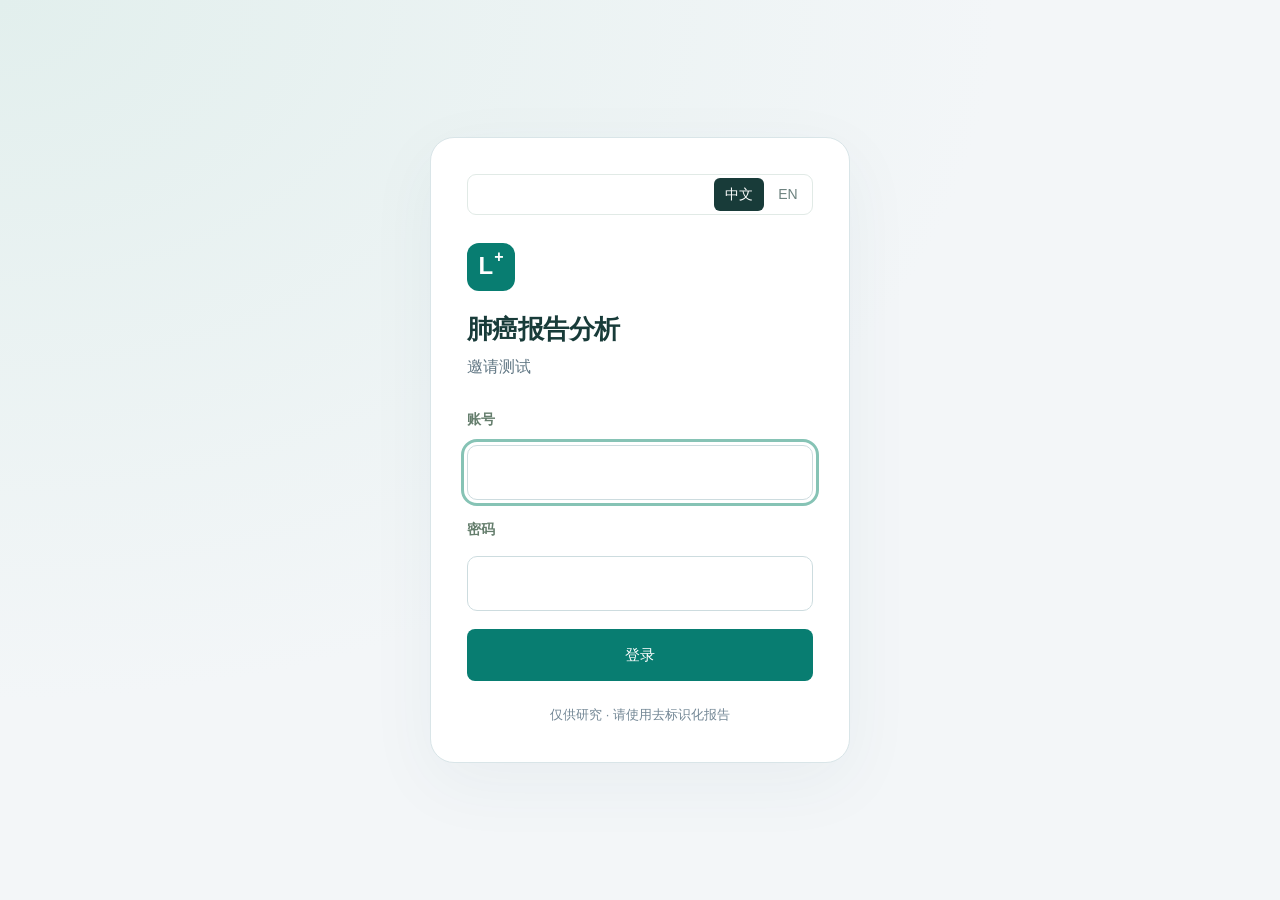
<file: static/login.html>
<!doctype html>
<html lang="zh-CN"><head><meta charset="utf-8"><meta name="viewport" content="width=device-width,initial-scale=1"><meta name="robots" content="noindex,nofollow"><title>肺癌报告分析 · 内部测试</title><link rel="stylesheet" href="/static/style.css"><link rel="stylesheet" href="/static/login.css"></head>
<body class="login-page"><main class="login-shell"><div class="language-switch"><button id="login-zh" type="button">中文</button><button id="login-en" type="button">EN</button></div><div class="brand-mark" aria-hidden="true">L<span>+</span></div><h1 id="login-title">肺癌报告分析</h1><p id="login-subtitle">邀请测试</p><form id="login-form"><label><span id="username-label">账号</span><input id="username" name="username" autocomplete="username" maxlength="80" required autofocus></label><label><span id="password-label">密码</span><input id="password" name="password" type="password" autocomplete="current-password" maxlength="200" required></label><p id="login-error" class="login-error" role="alert" aria-live="polite"></p><button id="login-submit" class="button primary full" type="submit">登录</button></form><p id="login-note" class="login-note">仅供研究 · 请使用去标识化报告</p></main><script src="/static/login.js"></script></body></html>
</file>
<file: static/style.css>
:root{--ink:#183b39;--muted:#6d827f;--teal:#087d71;--line:#e1eae6;--bg:#f3f7f5;--soft:#edf6f1;--amber:#92631a}*{box-sizing:border-box}html{scroll-behavior:smooth;scroll-padding-top:24px}body{margin:0;background:var(--bg);color:var(--ink);font:16px/1.6 -apple-system,BlinkMacSystemFont,"Segoe UI","Microsoft YaHei",sans-serif}button,input,textarea,select{font:inherit}button{cursor:pointer}button:disabled{opacity:.45;cursor:not-allowed}a{color:inherit;text-decoration:none}:focus-visible{outline:3px solid #86c3b5;outline-offset:3px}.hidden{display:none!important}.app-header{height:80px;padding:0 max(32px,calc((100vw - 1240px)/2));background:#fff;border-bottom:1px solid var(--line);display:flex;justify-content:space-between;align-items:center;gap:20px}.brand{display:flex;gap:12px;align-items:center;font-weight:650;font-size:18px}.brand-mark{display:flex;align-items:center;justify-content:center;width:39px;height:39px;background:var(--teal);color:#fff;border-radius:12px;font-size:24px;font-weight:600}.brand-mark span{font-size:16px;margin-left:1px;align-self:flex-start;line-height:1.7}.header-actions{display:flex;gap:16px;align-items:center}.language-switch{display:flex;border:1px solid var(--line);padding:3px;border-radius:9px;gap:3px}.language-switch button{border:0;background:transparent;border-radius:6px;color:var(--muted);padding:5px 11px;font-size:14px;min-width:42px}.language-switch button.selected{background:var(--ink);color:#fff}main{max-width:1240px;padding:0 0 20px;margin:0 auto}.page-heading{display:flex;justify-content:space-between;align-items:center;margin:32px 0 25px;gap:20px}h1{font-size:32px;font-weight:650;letter-spacing:-.7px;margin:0 0 7px;line-height:1.3}.page-heading p{margin:0;color:var(--muted);font-size:16px}h2{font-size:21px;font-weight:650;margin:0;line-height:1.4}h3{font-size:17px;font-weight:600;margin:0}.button{border:1px solid transparent;padding:10px 18px;border-radius:8px;font-size:15px;font-weight:550;transition:background .15s,border-color .15s;white-space:nowrap}.primary{background:var(--teal);color:white}.primary:hover:not(:disabled){background:#05695f}.secondary{background:white;border-color:#ccdcd4;color:#365f55}.secondary:hover:not(:disabled){background:#f2f8f4;border-color:#83afa0}.ghost{background:transparent;color:var(--muted)}.ghost:hover{background:#eaf2ed}.full{width:100%;padding:13px}.steps{display:flex;align-items:center;gap:22px;margin-bottom:24px;padding:0 2px;color:var(--muted)}.steps a{display:flex;gap:10px;align-items:center}.steps span{display:grid;place-items:center;width:27px;height:27px;background:#e3eee7;border-radius:50%;font-size:14px;color:#437960}.steps b{font-size:15px;font-weight:500}.steps i{font-style:normal;color:#afc3b7}.demo-banner{display:flex;align-items:center;justify-content:space-between;gap:16px;background:#fff2d9;border:1px solid #ecd4a4;color:#896022;padding:12px 18px;border-radius:9px;font-size:15px;margin-bottom:22px}.demo-banner button{border:0;background:none;color:inherit;text-decoration:underline;white-space:nowrap}.work-grid{display:grid;grid-template-columns:minmax(360px,.9fr) minmax(440px,1.1fr);gap:24px;align-items:stretch}.panel{background:#fff;border:1px solid var(--line);border-radius:14px;padding:26px}.panel-title{display:flex;justify-content:space-between;align-items:center;gap:16px;margin-bottom:23px}.badge{font-size:14px;padding:4px 10px;border-radius:6px;background:#eef3ef;color:#6d8975;white-space:nowrap}.badge.amber{background:#fff0d6;color:var(--amber)}.badge.green{background:#e1f3e8;color:#217f57}.input-row{display:grid;grid-template-columns:1fr 1.15fr;gap:15px;margin-bottom:20px}label>span{display:block;font-size:14px;margin-bottom:7px;color:#657e6d}input,select,textarea{border:1px solid #d5e2d8;border-radius:7px;padding:10px 12px;color:var(--ink);background:#fff;font-size:15px;max-width:100%}input::placeholder,textarea::placeholder{color:#93a999}label>input,label>select{width:100%}.input-tabs{display:flex;border-radius:8px;background:#f0f5f1;padding:4px;gap:4px;margin-bottom:14px}.input-tabs button{background:none;color:#7a927d;border:0;padding:8px 14px;border-radius:6px;flex:1;font-size:15px}.input-tabs button.selected{background:#fff;color:var(--teal);box-shadow:0 1px 5px #183b390b;font-weight:600}textarea{width:100%;resize:vertical;min-height:171px;line-height:1.8;background:#fcfefb}.text-actions{display:flex;justify-content:space-between;align-items:center;margin:9px 0 0;gap:15px}.text-actions>span{color:#8c9f8a;font-size:14px}.text-actions button{padding:7px 13px;font-size:14px}.report-list{display:grid;gap:8px;margin:18px 0}.empty-list{color:var(--muted);font-size:14px;margin:0 0 0 1px}.report-item{display:flex;align-items:center;gap:10px;background:#f7faf5;border:1px solid #e3ebde;padding:10px 12px;border-radius:8px}.report-item>div{flex:1;min-width:0}.report-item strong{font-size:14px;font-weight:500;display:block;white-space:nowrap;overflow:hidden;text-overflow:ellipsis;max-width:270px}.mod-tag{font-size:13px;background:#eaf3e6;color:#568146;padding:3px 7px;border-radius:5px;display:inline-block;white-space:nowrap}.mod-tag.PATH{background:#f6eee0;color:#926f35}.mod-tag.PET_CT{background:#eeedf7;color:#757099}.remove-report,.icon-button{border:0;background:none;font-size:24px;line-height:1;color:#8ca381;padding:5px}.input-footer{display:flex;align-items:flex-start;justify-content:space-between;gap:14px;margin-top:13px;font-size:14px}.link-button{border:0;background:none;padding:0;color:#63885b;font-size:14px}.input-footer>details{text-align:right;max-width:65%}.input-footer details p{text-align:left;font-size:14px}.dropzone{display:flex;flex-direction:column;align-items:center;justify-content:center;min-height:200px;border:1px dashed #a5c6b1;border-radius:9px;background:#f8fcf6;cursor:pointer;text-align:center;gap:10px;padding:20px 10px}.dropzone.drag{background:#e6f4e8;border-color:var(--teal)}.dropzone .upload-icon{font-size:32px;color:#719762;margin:0;line-height:1}.dropzone strong{font-size:16px;font-weight:550}.dropzone>span:last-of-type{font-size:14px;color:#94a28a;margin:0}.dropzone input{display:none}details summary{cursor:pointer;color:#7d9476;font-size:14px;list-style-position:inside}details>p{color:var(--muted);font-size:14px;margin:11px 0;line-height:1.8}.advanced{margin-top:12px}.risk-panel{display:flex;flex-direction:column;background:linear-gradient(145deg,#fff 50%,#f7fbf5)}.risk-main{display:flex;align-items:center;justify-content:space-between;gap:18px;margin:6px 0 12px}.risk-number{font-size:64px;letter-spacing:-2px;font-weight:600;line-height:1.2;color:#117058}.risk-label{font-size:15px;color:#779074;margin-top:6px}.risk-icon{width:63px;height:63px;border-radius:50%;background:#edf6e9;display:grid;place-items:center;font-size:31px;color:#749e60}.risk-description{font-size:15px;color:var(--muted);margin:12px 0 21px;min-height:24px}.risk-track{height:6px;background:#edf3e8;overflow:hidden;border-radius:20px;margin:0 0 29px}.risk-track span{display:block;height:100%;width:0;background:#54a479;border-radius:20px;transition:width .3s}.sites-heading{display:flex;justify-content:space-between;gap:15px;align-items:center;margin-bottom:16px}.sites-heading>span{font-size:14px;color:#95a48b}.site-cards{display:grid;grid-template-columns:repeat(3,1fr);gap:12px}.site-card{padding:17px 15px;background:white;border:1px solid #e1eadb;border-radius:10px}.rank{font-size:14px;color:#91a57f}.site-name{font-size:16px;font-weight:550;margin:8px 0 9px}.site-percent{font-size:29px;letter-spacing:-.7px;line-height:1.2;color:#467e50}.result-details{margin-top:auto;padding-top:23px}.result-details p{margin:8px 0}.feature-panel{margin-top:24px}.feature-panel .panel-title{margin-bottom:18px}.muted{color:var(--muted);font-size:14px;margin:7px 0 0;line-height:1.8}.button-group{display:flex;gap:7px}.button-group .button{font-size:14px;padding:8px 12px}.feature-toolbar{display:flex;align-items:center;justify-content:space-between;gap:18px;margin-bottom:17px}.filter-tabs{display:flex;gap:5px}.filter-tabs button{border:0;background:none;border-radius:6px;font-size:14px;padding:6px 11px;color:#819576}.filter-tabs button.selected{background:#eaf4e5;color:#507b40;font-weight:600}.table-tools{display:flex;align-items:center;gap:15px}#feature-search{width:175px;font-size:14px;padding:7px 10px}.check{display:flex;align-items:center;gap:8px;font-size:14px;color:#70866a;margin:9px 0}.check input{accent-color:var(--teal);width:16px;height:16px;flex-shrink:0;margin:0}.check>span{margin:0;font-size:14px}.table-scroll{max-height:480px;overflow:auto;border:1px solid #e2e9db;border-radius:9px}table{width:100%;border-collapse:collapse;font-size:14px;white-space:nowrap}thead{position:sticky;top:0;z-index:1;background:#f4f8ef}th{text-align:left;padding:12px 14px;font-size:14px;font-weight:500;color:#7b906b;border-bottom:1px solid #e4ebdc}td{padding:12px 14px;border-bottom:1px solid #edf1e7;color:#516a42}tbody tr:last-child td{border:0}td input,td select{font-size:14px;padding:6px 8px;width:180px;max-width:220px}td input{width:100px}.status-tag{font-size:13px;border-radius:4px;background:#eef4e8;color:#7d9868;padding:4px 7px}.status-tag.uncertain,.status-tag.conflict{background:#fff2dc;color:#ab8847}.status-tag.missing{background:#f2f4ed;color:#9ba48c}.evidence-button{border:0;background:none;color:var(--teal);font-size:14px;padding:3px}.table-empty{text-align:center;white-space:normal;padding:44px 16px;color:#9aa98b;font-size:15px}.review-footer{display:flex;align-items:center;justify-content:space-between;gap:25px;margin-top:20px}.review-footer>div{max-width:80%}.feature-details{display:flex;gap:25px;border-top:1px solid #edf1e7;margin-top:20px;padding-top:15px}.feature-details>details{flex:1}.route-row{display:flex;gap:12px;align-items:center;padding:10px 0;font-size:14px}.route-row strong{font-weight:500;flex:1;overflow-wrap:anywhere}.route-row button{border:0;background:none;color:var(--teal);font-size:14px}footer{display:flex;justify-content:space-between;align-items:center;padding:25px 2px 9px;color:#93a286;font-size:14px;gap:20px}.progress{display:flex;align-items:center;gap:9px;font-size:14px;color:#6a9563;margin-top:14px}.spinner{width:15px;height:15px;border:2px solid #dcead1;border-top-color:var(--teal);border-radius:50%;animation:spin 1s linear infinite}@keyframes spin{to{transform:rotate(360deg)}}dialog{border:1px solid var(--line);border-radius:14px;padding:28px;max-width:650px;width:calc(100% - 30px);max-height:88vh;color:var(--ink);box-shadow:0 20px 100px #183b392b}dialog::backdrop{background:#10372c66;backdrop-filter:blur(4px)}.modal-head{display:flex;align-items:center;justify-content:space-between;gap:20px;margin-bottom:20px}.modal-head h2{font-size:23px}fieldset{border:1px solid var(--line);border-radius:10px;margin:17px 0;padding:15px 18px}legend{font-size:16px;font-weight:550;padding:0 8px}fieldset label{display:block;margin:10px 0}fieldset label>span{margin-bottom:5px}.modal-actions{display:flex;justify-content:flex-end;gap:10px;margin-top:22px}.evidence-block{background:#f2f8ec;padding:17px;border-left:3px solid #83ab69;border-radius:4px;font-size:16px;white-space:pre-wrap;overflow-wrap:anywhere;max-height:250px;overflow:auto}.source-text{font:15px/1.8 inherit;white-space:pre-wrap;overflow-wrap:anywhere;max-height:400px;overflow:auto;background:#fafcf7;border:1px solid var(--line);padding:16px;border-radius:6px}.code-detail{display:grid;gap:5px;font-size:14px;padding:10px 0;color:var(--muted)}.toast{position:fixed;right:25px;bottom:25px;z-index:20;padding:15px 22px;background:#254f3d;color:#fff;border-radius:10px;max-width:460px;font-size:15px;box-shadow:0 8px 40px #183b3925}.toast.error{background:#945e43}@media(max-width:1300px){main{margin:0 32px}.app-header{padding:0 32px}}@media(max-width:1050px){.work-grid{grid-template-columns:1fr 1fr;gap:18px}.panel{padding:22px}.site-cards{gap:8px}.site-card{padding:14px 11px}.site-name{font-size:15px}.site-percent{font-size:26px}.sites-heading{flex-wrap:wrap;gap:5px}.feature-toolbar{flex-wrap:wrap}}@media(max-width:800px){.app-header{padding:0 20px;height:72px}main{margin:0 20px}.work-grid{grid-template-columns:1fr}.page-heading{margin-top:25px}h1{font-size:27px}.panel{padding:22px}.risk-main{margin:0}.result-details{padding-top:21px}.header-actions{gap:8px}.brand{font-size:16px}.review-footer{align-items:start;flex-direction:column}.review-footer>div{max-width:100%}.review-footer>button{width:100%}.feature-panel .panel-title{flex-wrap:wrap}.risk-panel{min-height:420px}.site-card{padding:18px}.steps{gap:14px}.steps b{font-size:14px}.steps a{gap:7px}.steps span{width:25px;height:25px}}@media(max-width:500px){.app-header{padding:0 14px;gap:8px}.brand{gap:7px;font-size:14px}.brand-mark{width:31px;height:34px;font-size:20px}.header-actions{gap:4px}.header-actions .button{font-size:14px;padding:7px}.language-switch button{padding:4px 7px;min-width:31px;font-size:13px}main{margin:0 13px}.page-heading{align-items:start;gap:10px}h1{font-size:25px}.page-heading p{font-size:15px;max-width:235px}.page-heading>.button{font-size:14px;padding:8px 11px}.steps{gap:10px;justify-content:space-between}.steps i{display:none}.steps a{gap:6px}.steps b{font-size:13px}.panel{padding:18px}.input-row{gap:10px;grid-template-columns:1fr 1.1fr}.input-row input,.input-row select{padding:9px 8px;font-size:14px}.site-cards{gap:8px}.site-card{padding:13px 10px}.site-name{font-size:14px}.risk-number{font-size:56px}.feature-toolbar{gap:12px}.filter-tabs{gap:2px;flex-wrap:wrap}.filter-tabs button{padding:6px 9px}.table-tools{width:100%;gap:10px;flex-wrap:wrap}.table-tools #feature-search{flex:1;min-width:125px}.check{font-size:14px}.feature-details{flex-direction:column;gap:14px}.demo-banner{align-items:start;font-size:14px;padding:11px 14px}.demo-banner span{flex:1}.demo-banner button{font-size:14px}.toast{right:15px;left:15px;bottom:15px}.button-group{flex-wrap:wrap}.button-group .button{padding:7px 10px}footer{font-size:13px;align-items:start}html[lang=en] .brand>span:last-child{max-width:105px;font-size:13px;line-height:1.2}html[lang=en] .steps b{font-size:12px}}@media print{.app-header,.page-heading,.steps,.input-panel,.feature-toolbar,.review-footer,.button-group,footer,.feature-details,.toast,dialog{display:none!important}main{margin:0}.work-grid{display:block}.panel{box-shadow:none;break-inside:avoid;margin-bottom:20px}.feature-panel{break-inside:auto}.table-scroll{max-height:none;overflow:visible}table{font-size:12px}.demo-banner{border:2px solid #bb8a33}.demo-banner button{display:none}.risk-track span{print-color-adjust:exact;-webkit-print-color-adjust:exact}td input,td select{border:0;font-size:12px;width:150px}td{padding:8px}}

.automatic-model{font-size:15px;color:var(--teal);margin:10px 0} .site-unavailable {grid-column:1/-1;font-size:16px;padding:16px 0;}

/* Shared provider settings and capability results */
.capability-actions{display:flex;align-items:center;gap:16px;flex-wrap:wrap;margin-top:18px}
#capability-summary{font-size:15px;color:var(--teal)}
.capability-results{margin-top:14px;border:1px solid var(--line);border-radius:9px;padding:0 16px;background:#fafcf9}
.capability-row{display:grid;grid-template-columns:125px 1fr;gap:12px;align-items:start;padding:13px 0;border-bottom:1px solid var(--line);font-size:15px}
.capability-row:last-child{border-bottom:0}.capability-row strong{font-weight:550}
.capability-state{display:inline-block;font-weight:600;color:#217f57}.capability-state.failed{color:#945e43}.capability-state.skipped{color:#6b776d}
.capability-detail{display:block;color:var(--muted);font-size:14px;line-height:1.6;margin-top:3px;overflow-wrap:anywhere}
@media(max-width:500px){.capability-row{grid-template-columns:95px 1fr}#settings-dialog{padding:20px}#provider-fields{padding:12px}}

.risk-years{display:grid;grid-template-columns:repeat(3,minmax(0,1fr));gap:12px;margin:5px 0 12px}.year-card{border:1px solid var(--line);border-radius:10px;padding:18px 12px;background:#f7fbf8}.year-card>span{display:block;color:var(--muted);font-size:15px}.year-card>strong{display:block;font-size:35px;font-weight:600;color:var(--teal);margin-top:8px;letter-spacing:-1px}.year-card>small{display:block;font-size:13px;line-height:1.5;color:var(--muted);margin-top:6px}#site-rank-note{margin-top:14px}#multi-origin{font-size:14px}@media(max-width:500px){.risk-years{gap:7px}.year-card{padding:14px 9px}.year-card>strong{font-size:29px}.year-card>span{font-size:14px}}

.report-review{margin:20px 0;padding:24px}.report-review p{line-height:1.65}.review-scope{border-left:3px solid #b88736;padding-left:14px}.review-highlights{display:flex;flex-wrap:wrap;gap:8px;margin-top:12px}.report-review details{margin-top:12px}

/* Keep the working surface focused on input, review and outcomes. */
#report-count:empty,#char-count:empty{display:none}
.page-heading h1{color:#223e45}.page-heading{margin-bottom:24px}
.steps{margin-bottom:28px}.panel{border-radius:16px}
.input-row label>span{color:#526b74;font-size:15px}
.risk-description:empty{display:none}.risk-description{color:#546e77}
.risk-panel .result-details{margin-top:24px}
.case-priority-row button{font-size:16px;color:#335765}
.case-priority-row strong{font-size:17px}.kg-case-grid h3{font-size:17px}
.feature-panel .muted{color:#627b85}.feature-panel td{color:#48626a}
.review-footer .check>span{font-size:16px}.report-review .review-highlights{margin-top:18px}

/* Reading-first layout: concise outcomes, detail on demand. */
.result-context{font-size:14px;color:var(--muted);margin:12px 0}.risk-description{font-size:15px;line-height:1.5}.risk-years .year-card{border-radius:14px;padding:23px 16px}.risk-years .year-card>strong{font-size:39px}.site-card{border-radius:12px}.review-metrics{display:flex;gap:50px;margin:16px 0 22px}.review-metrics>div{min-width:150px}.review-metrics strong{font-size:26px;display:block;color:var(--teal)}.review-metrics span{font-size:14px;color:var(--muted)}.review-meter{height:5px;background:#e4ece8;border-radius:5px;margin-top:10px}.review-meter i{display:block;height:100%;background:#78a89d;border-radius:5px}.review-alert{padding:12px 16px;background:#fff3e6;border-left:3px solid #c39c66;border-radius:6px}.review-highlights .button{font-size:14px;padding:10px 13px}.result-details summary,.feature-details summary,.review-footer summary{font-size:14px}.review-footer .compact-details{padding-top:10px;margin-top:10px}.feature-panel .panel-title p:empty{display:none}#settings-dialog .compact-details{font-size:14px}#settings-dialog p{line-height:1.6}#risk-section .sites-heading span:empty{display:none}@media(max-width:600px){.review-metrics{gap:22px}.review-metrics>div{min-width:0}.risk-years .year-card{padding:16px 9px}.risk-years .year-card>strong{font-size:30px}}
</file>
<file: static/login.css>
.login-page{min-height:100dvh;display:grid;place-items:center;background:radial-gradient(ellipse at top left,#e2efed,transparent 55%),#f3f6f8}
.login-shell{width:min(420px,calc(100vw - 36px));margin:32px 0;padding:36px;border:1px solid #d9e5e8;border-radius:24px;background:#fff;box-shadow:0 20px 70px #234e5d0d}
.login-shell>.language-switch{display:flex;justify-content:flex-end;margin-bottom:28px}
.login-shell>.brand-mark{margin-bottom:22px;width:48px;height:48px;font-size:24px}
.login-shell h1{font-size:26px;margin:0 0 8px;letter-spacing:-.6px}
.login-shell #login-subtitle{font-size:16px;color:#617784;margin:0 0 28px}
.login-shell form{display:grid;gap:18px}
.login-shell label{display:grid;gap:8px;font-size:14px;font-weight:600;color:#365362}
.login-shell input{width:100%;font-size:17px;padding:13px 14px;border:1px solid #cddcdf;border-radius:10px}
.login-shell .login-error{margin:0;color:#b33a3a;min-height:0;font-size:14px}
.login-shell .login-error:empty{display:none}
.login-shell .login-note{font-size:13px;line-height:1.6;color:#738795;text-align:center;margin:24px 0 0}
</file>
